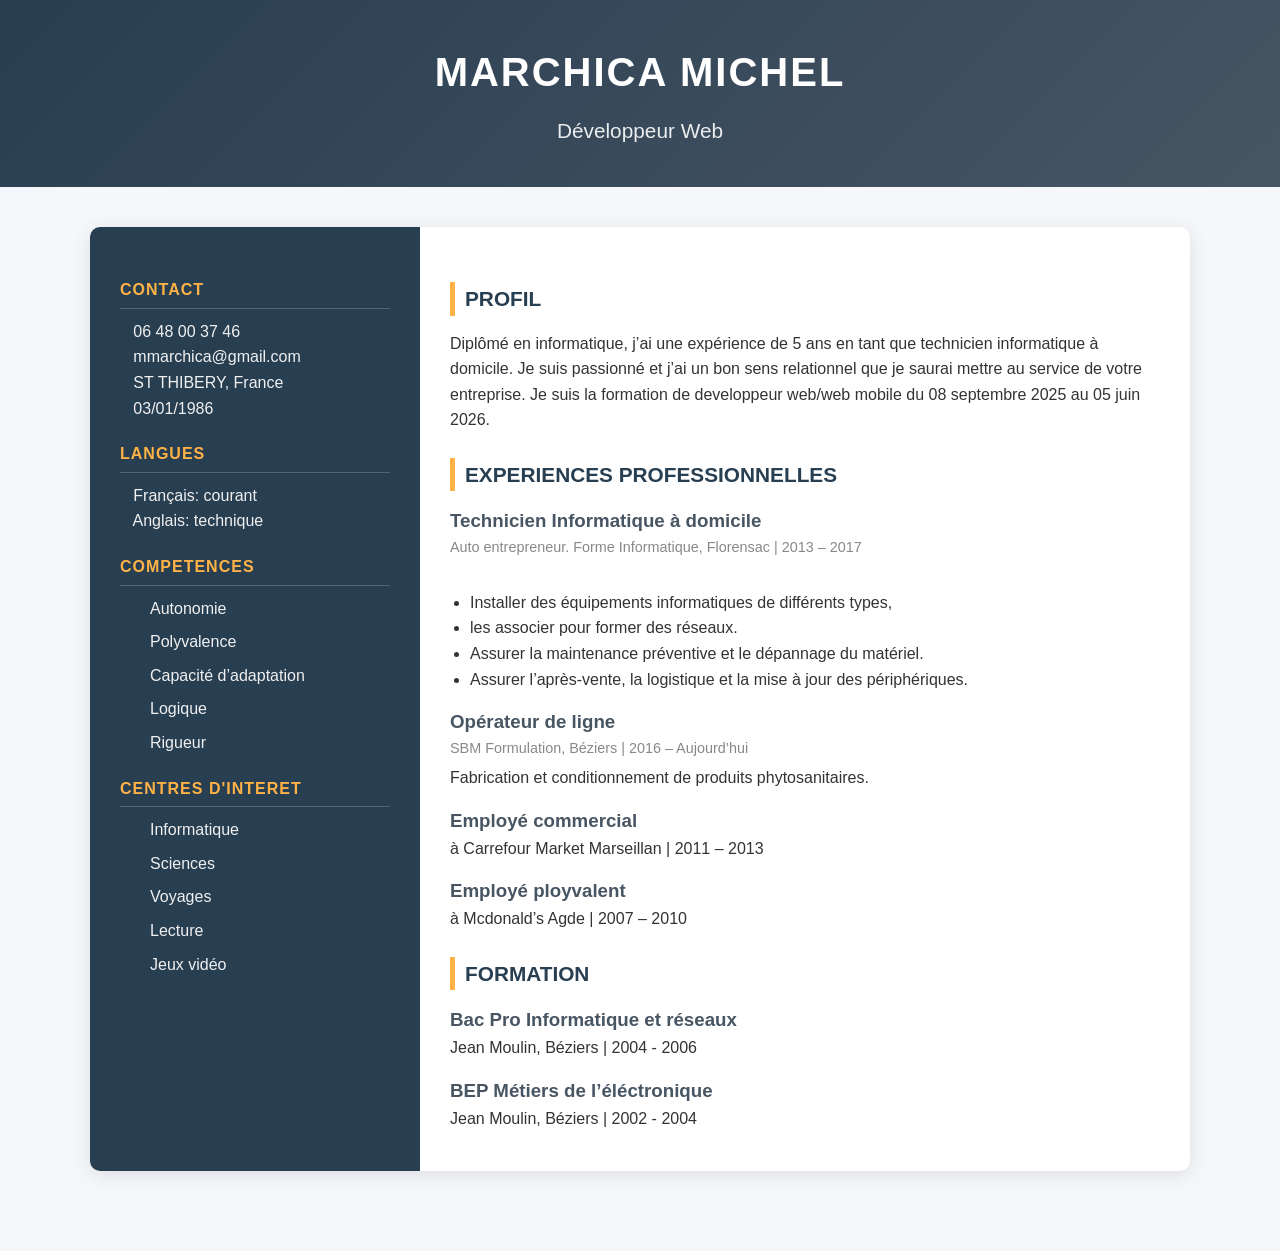
<file: index.html>
<!DOCTYPE html>
<html lang="fr">
<head>
    <meta charset="utf-8">
    <link rel="stylesheet" href="stylesfini.css" />
    <title>Mon CV</title>
</head>
<body>
    <header>
        <h1 >MARCHICA MICHEL</h1>
        <h2>Développeur Web</h2>
    </header>
    <main>
        <table>

            <tr>
                <td width="25%">
                    <h2>CONTACT</h2>
                        &nbsp;&nbsp;&nbsp;06 48 00 37 46 <br>
                        &nbsp;&nbsp;&nbsp;mmarchica@gmail.com <br>
                        &nbsp;&nbsp;&nbsp;ST THIBERY, France <br>
                        &nbsp;&nbsp;&nbsp;03/01/1986 <br>
                    <h2>LANGUES</h2>
                        &nbsp;&nbsp;&nbsp;Français: courant <br>
                        &nbsp;&nbsp;   Anglais: technique
                    <h2>COMPETENCES</h2>
                        <ul>
                            <li> Autonomie</li>
                            <li>Polyvalence</li>
                            <li>Capacité d’adaptation</li> 
                            <li>Logique</li>
                            <li>Rigueur</li>
                        </ul>
                    <h2>CENTRES D'INTERET</h2>
                        <ul>
                            <li>Informatique</li>
                            <li>Sciences</li>
                            <li>Voyages</li>
                            <li>Lecture</li>
                            <li>Jeux vidéo</li>
                        </ul>

                </td>
                <td>
                    <h2>PROFIL</h2>
                        <p> Diplômé en informatique, j’ai une expérience de 5 ans en tant que
                        technicien informatique à domicile. Je suis passionné et j’ai un bon
                        sens relationnel que je saurai mettre au service de votre entreprise.
                        Je suis la formation de developpeur web/web mobile du 08
                        septembre 2025 au 05 juin 2026.
                        </p>
                    <h2>EXPERIENCES PROFESSIONNELLES</h2>
                        <h3>Technicien Informatique à domicile</h3>
                        <h4>Auto entrepreneur. Forme Informatique, Florensac | 2013 – 2017</h4>
                        <ul>
                            <br><li> Installer des équipements informatiques de différents types,
                            <li>les associer pour former des réseaux.</li>
                            <li>Assurer la maintenance préventive et le dépannage du matériel.</li>
                            <li>Assurer l’après-vente, la logistique et la mise à jour des périphériques.</li>
                        </ul>
                        <h3>Opérateur de ligne</h3>
                        <h4>SBM Formulation, Béziers | 2016 – Aujourd’hui</h4>
                            <p>Fabrication et conditionnement de produits phytosanitaires.</p>
                        <h3>Employé commercial</h3> <p>à Carrefour Market Marseillan | 2011 – 2013</p>
                        <h3>Employé ployvalent</h3> <p>à Mcdonald’s Agde | 2007 – 2010</p>
            
            <h2>FORMATION</h2>
                    <h3>Bac Pro Informatique et réseaux</h3>
                    <p>Jean Moulin, Béziers | 2004 - 2006</p>
                    <h3>BEP Métiers de l’éléctronique</h3>
                    <p>Jean Moulin, Béziers | 2002 - 2004</p>
                </td>

        </table>
    </main>
    <footer>

    </footer>
  

</body>
</html>
</file>
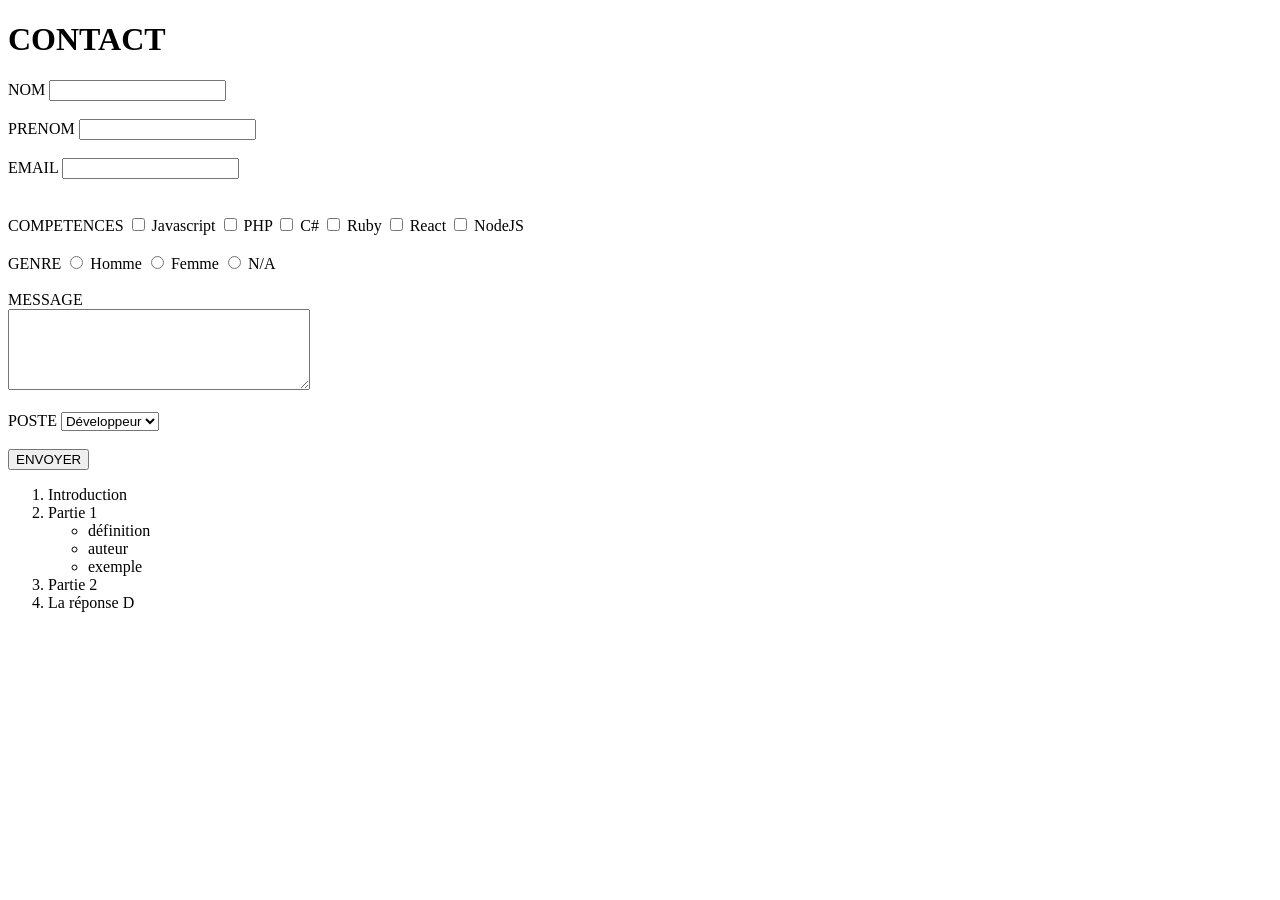
<file: contact.html>
<!DOCTYPE html>
<html lang="fr">
<head>
    <meta charset="utf-8">
    <title>Mon CV / Contact</title>
</head>
<body>
    <header>
        <h1 >CONTACT</h1>
    </header>
    <main>
        <form method="get">
            <label>NOM
                <input name="submitted-fname" autocomplete="family-name">
            </label>
            <br><br>
            <label>PRENOM
                <input name="submitted-name" autocomplete="name">
            </label>
            <br><br>
            <label>EMAIL
                <input name="submitted-mail" autocomplete="email">
            </label>
        </form>
        <br><br>
        <label>COMPETENCES</label>
    <input type="checkbox" id="JS">
      <label for="JS">Javascript</label>
      <input type="checkbox" id="PHP">
      <label for="PHP">PHP</label>
      <input type="checkbox" id="C">
      <label for="C">C#</label>
      <input type="checkbox" id="ruby">
      <label for="ruby">Ruby</label>
      <input type="checkbox" id="react">
      <label for="react">React</label>
      <input type="checkbox" id="node">
      <label for="node">NodeJS</label>
    <br><br>
    <label>GENRE</label>
    <input type="radio" id="homme" name="genre">
        <label for="homme">Homme</label>
        <input type="radio" id="femme" name="genre">
        <label for="femme">Femme</label>
        <input type="radio" id="na" name="genre">
        <label for="na">N/A</label>
    <br><br>
    <label>MESSAGE</label><br>
        <textarea name="message" rows="5" cols="35"> 
        </textarea>
       <br><br>
    <label>POSTE</label>
    <select name="poste">
        <option>Développeur</option>
        <option>Intégrateur</option>
        <option>Concepteur</option>
    </select><br><br>
    <button type="submit">ENVOYER</button>
    </form>
</main>
    

    <ol>
        <li>Introduction</li>
        <li>Partie 1
            <ul>
                <li>définition</li>
                <li>auteur</li>
                <li>exemple</li>
            </ul>
        </li>
        <li>Partie 2</li>
        <li>La réponse D</li>
    </ol>
</body>
</file>
<file: stylesfini.css>
/* -------------------------------
   RESET ET BASE
----------------------------------*/
* {
  margin: 0;
  padding: 0;
  box-sizing: border-box;
}

body {
  font-family: "Segoe UI", Tahoma, Geneva, Verdana, sans-serif;
  background: #f5f7fa;
  color: #333;
  line-height: 1.6;
}

/* -------------------------------
   HEADER
----------------------------------*/
header {
  text-align: center;
  padding: 40px 20px;
  background: linear-gradient(135deg, #283e51, #485563);
  color: white;
}

header h1 {
  font-size: 2.5rem;
  letter-spacing: 2px;
  margin-bottom: 10px;
}

header h2 {
  font-size: 1.3rem;
  font-weight: 400;
  opacity: 0.9;
}

/* -------------------------------
   LAYOUT DU MAIN
----------------------------------*/
main table {
  width: 100%;
  border-collapse: collapse;
  margin: 40px auto;
  max-width: 1100px;
  background: white;
  box-shadow: 0 4px 20px rgba(0,0,0,0.1);
  border-radius: 10px;
  overflow: hidden;
}

main td {
  vertical-align: top;
  padding: 30px;
}

/* -------------------------------
   COLONNE GAUCHE
----------------------------------*/
main td:first-child {
  width: 30%;
  background: #283e51;
  color: #f0f0f0;
}

main td:first-child h2 {
  font-size: 1rem;
  letter-spacing: 1px;
  margin: 20px 0 10px 0;
  color: #ffb347;
  border-bottom: 1px solid rgba(255,255,255,0.2);
  padding-bottom: 5px;
}

main td:first-child ul {
  list-style: none;
  padding-left: 10px;
}

main td:first-child li {
  margin-bottom: 8px;
}

/* -------------------------------
   COLONNE DROITE
----------------------------------*/
main td:last-child {
  width: 70%;
  color: #333;
}

main td:last-child h2 {
  font-size: 1.3rem;
  margin: 25px 0 15px;
  color: #283e51;
  border-left: 5px solid #ffb347;
  padding-left: 10px;
}

main td:last-child h3 {
  margin-top: 15px;
  color: #485563;
}

main td:last-child h4 {
  font-size: 0.9rem;
  font-weight: 400;
  color: #888;
  margin-bottom: 5px;
}

main td:last-child p {
  margin-bottom: 10px;
}

main td ul {
  margin-left: 20px;
  list-style: disc;
}

/* -------------------------------
   FOOTER
----------------------------------*/
footer {
  text-align: center;
  padding: 20px;
  font-size: 0.85rem;
  color: #666;
}
</file>
